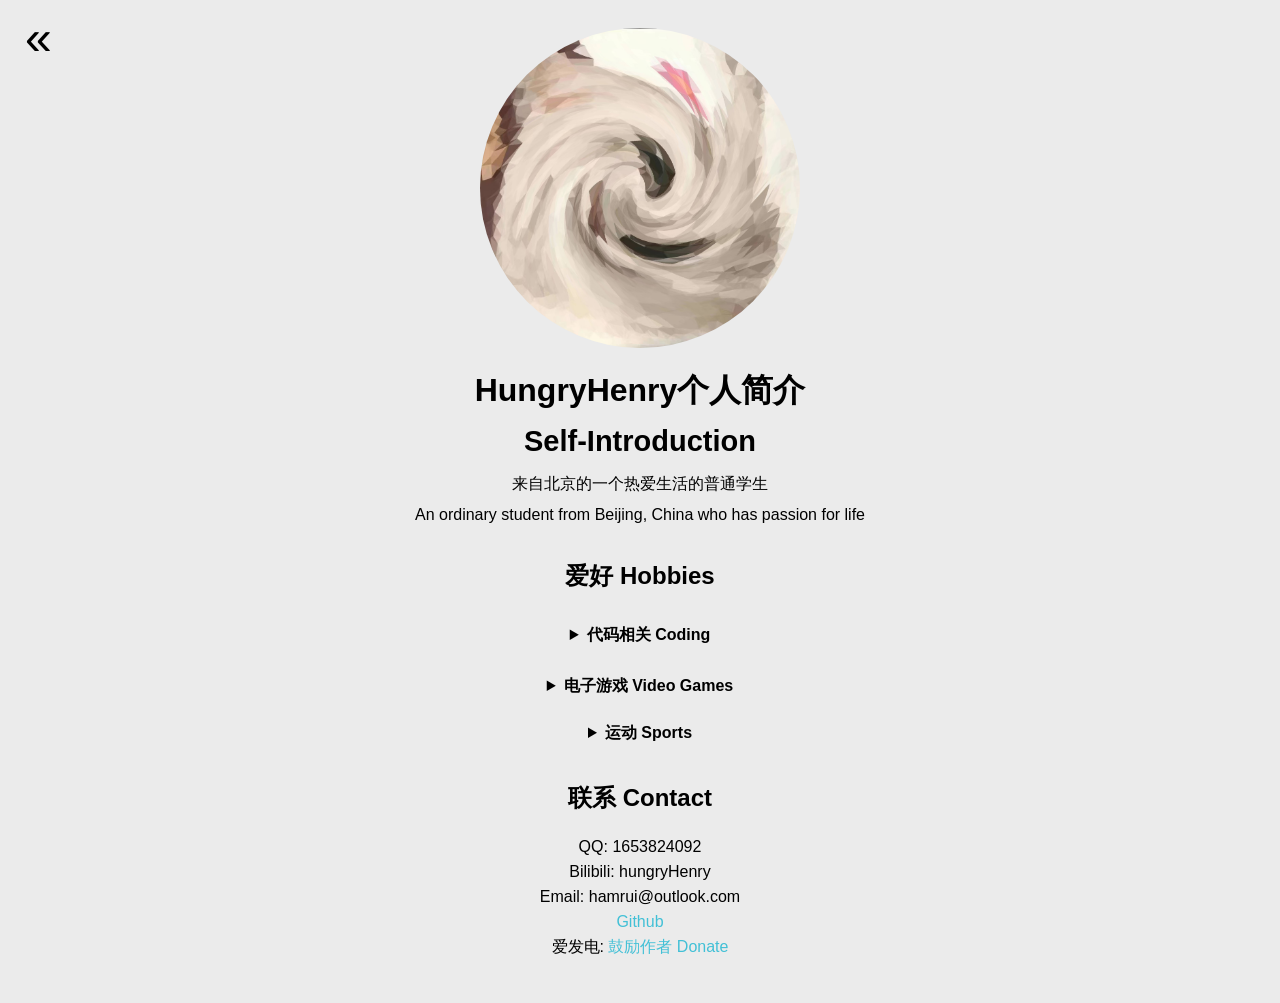
<file: me/index.html>
<!DOCTYPE html>
<html lang="en">
<head>
    <meta charset="UTF-8">
    <meta name="viewport" content="width=device-width, initial-scale=1.0">
    <title>HungryHenry个人简介</title>
    <link rel="stylesheet" href="styles.css">
</head>
<body>
    <a href="../" class="back">&#x00AB</a>
    <div class="flex">
        <img src="../img/cat.jpg" alt="头像" id="avatar">
        <h1>HungryHenry个人简介</h1>
        <h1 style="margin-top:-10px;font-size:29px">Self-Introduction</h1>
        <p style="margin-top:-3px">来自北京的一个热爱生活的普通学生</p>
        <p style="margin-top:-5px">An ordinary student from Beijing, China who has passion for life</p>
        <h2>爱好 Hobbies</h2>
        <details style="line-height: 30px;">
                <summary>代码相关 Coding</summary>
                <oooo>PHP:  &nbsp;&nbsp;&nbsp;&nbsp; <progress max="100" value="40"></progress>&nbsp;40%<br></oooo>
                <oooo>Python: &nbsp;<progress max="100" value="45"></progress>&nbsp;45%<br><oooo>
                <oooo>Qt: &nbsp;&nbsp;&nbsp;&nbsp;&nbsp;&nbsp;&nbsp;<progress max="100" value="20"></progress>&nbsp;20%<br><oooo>
                <del>擅长写屎山(bushi)</del>
        </details>
        <details>
            <summary>电子游戏 Video Games</summary>
                <details class="content">
                    <summary><oooo>Minecraft: &nbsp;&nbsp;<progress max="100" value="80"></progress>&nbsp;80%<oooo></summary>
                    <div class="detail">
                        <span>建筑 Building: 14/20</span><br>
                        <span>PVP: 17/20</span><br>
                        <span>红石 Redstone: 15/20</span><br>
                        <span>游戏机制 Game Mechanics: 16/20</span><br>
                        <span>熟练度 Proficiency: 18/20</span>
                    </div>
                </details>
                <details class="content">
                    <summary><oooo>GTAV(OL): &nbsp;<progress max="100" value="70"></progress>&nbsp;72%<oooo></summary>
                    <div class="detail">
                        <span>射击 Shooting: 16/20</span><br>
                        <span>驾驶 Driving: 17/20</span><br>
                        <span>武装载具 Driving: 14/20</span><br>
                        <span>游戏机制 Game Mechanics: 15/20</span><br>
                        <span>熟练度 Proficiency: 16/20</span><br>
                    </div>
                </details>
                <details class="content" id="pubgm">
                    <summary><oooo>PUBGM: &nbsp;&nbsp;&nbsp;&nbsp;&nbsp;<progress max="100" value="65"></progress>&nbsp;65%(still alive)<oooo></summary>
                    <div class="detail">
                        <span>半弃坑状态，差不多1个月打一两把团竞。<br>曾经上过王牌，（虽说对于大家都非常容易吧）</span><br>
                        <span>Not playing seriously in recent years, <br>one or two TD each month. <br>Used to reach Master (Though it is easy for everyone).</span>
                    </div>
                </details>
        </details>
        <details id="sport">
            <summary>运动 Sports</summary>
            <div class="detail">
                <l style="font-style: italic;">*仅以时长评判</l><br>
                足球 Football:  &nbsp;&nbsp;&nbsp;&nbsp;&nbsp;&nbsp;<progress max="100" value="70"></progress>&nbsp;70%<br>
                篮球 Basketball: &nbsp;&nbsp;&nbsp;<progress max="100" value="23"></progress>&nbsp;23%<br>
                乒乓球 Ping Pong: <progress max="100" value="7"></progress>&nbsp;7%</div>
            </div>
        </details>

        <h2>联系 Contact</h2>
        <ul>
            <li>QQ: 1653824092</li>
            <li>Bilibili: hungryHenry</li>
            <li>Email: hamrui@outlook.com</li>
            <li><a href="https://github.com/hungry-henry" style="color: #42c0d6;">Github</a></li>
            <li>爱发电: <a href="https://afdian.net/a/hungryhenry" style="color: #42c0d6;">鼓励作者 Donate</a></li>
        </ul>

    </div>
</body>
</html>
</file>
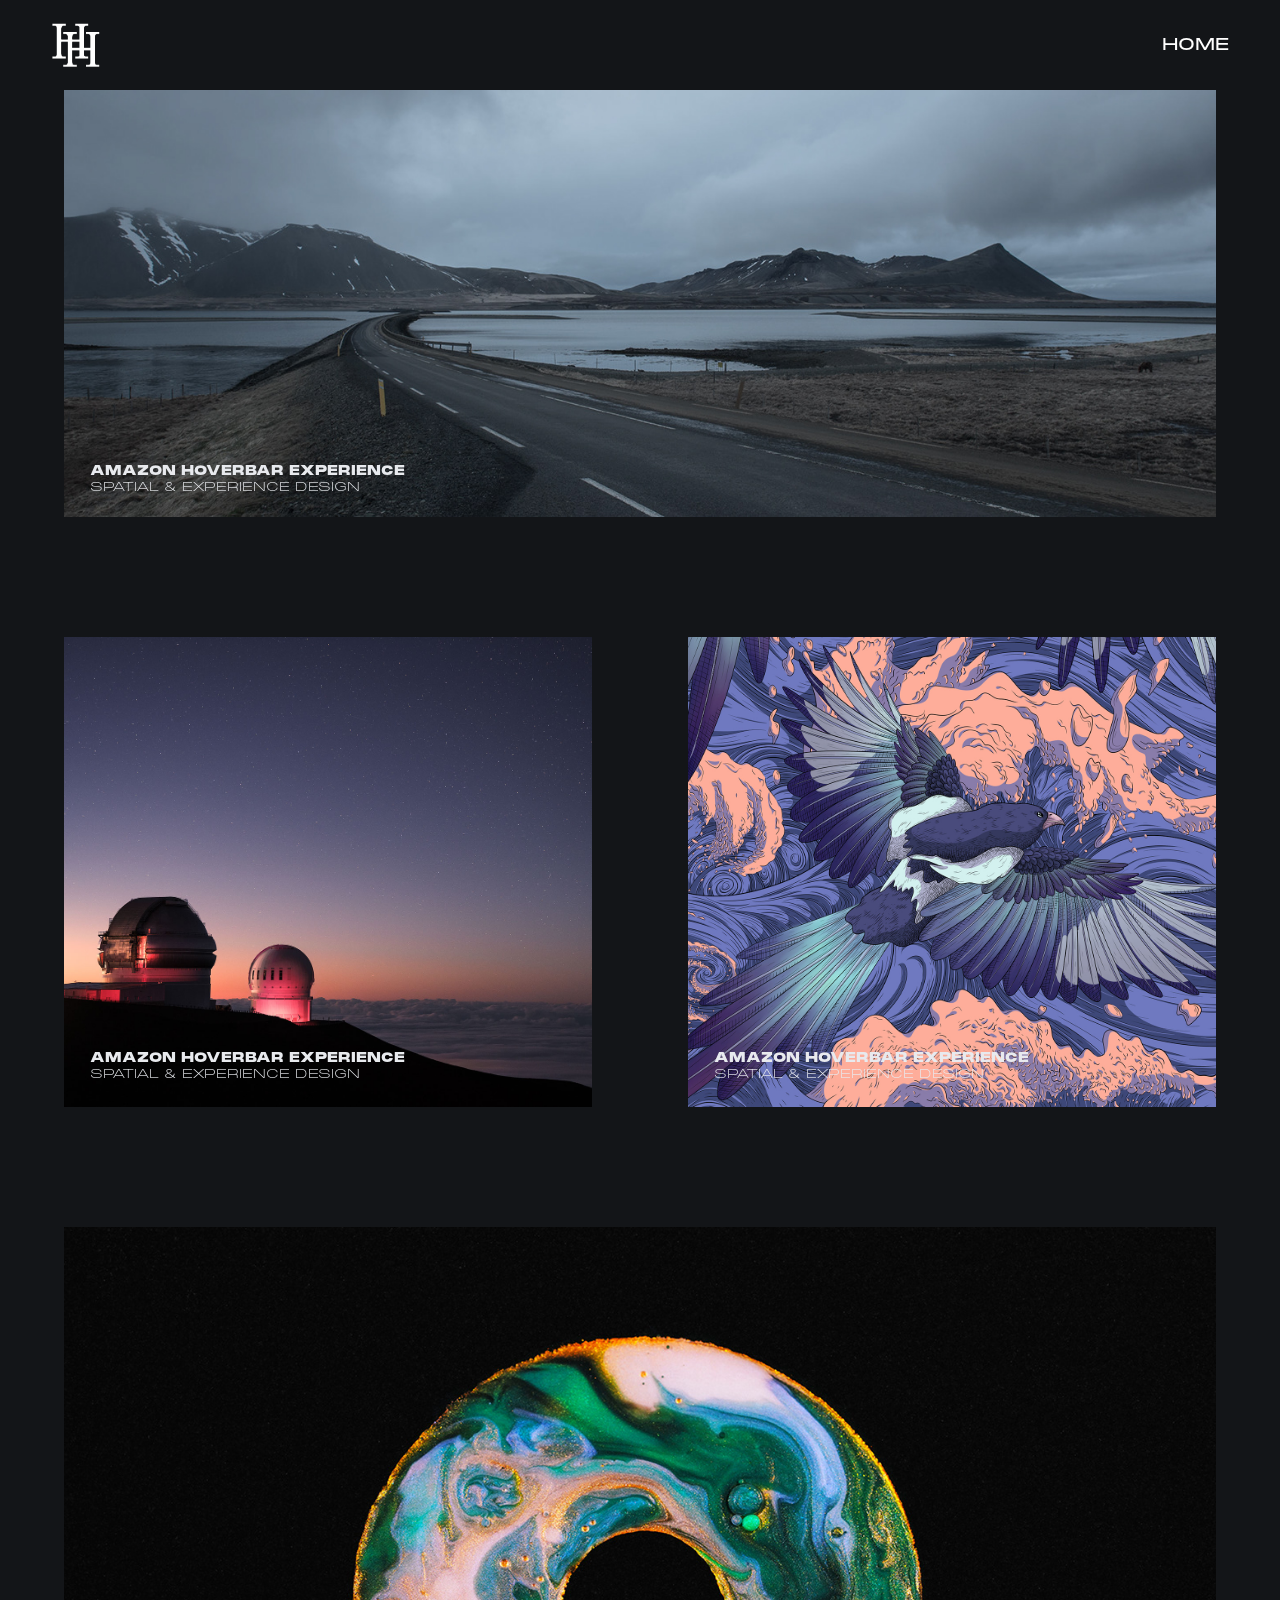
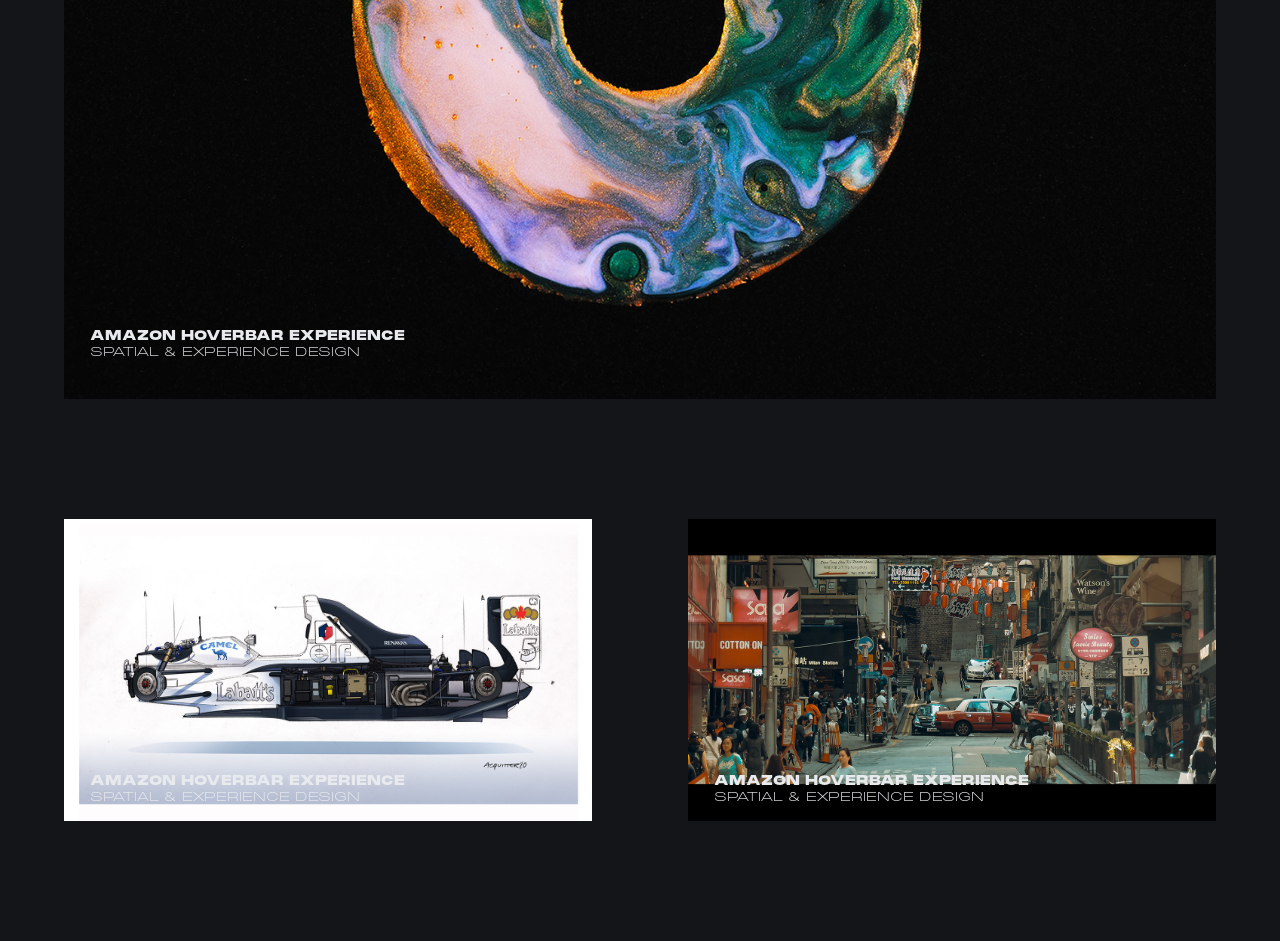
<file: photo-wall/index.html>
<!DOCTYPE html>
<html lang="en">

<head>
    <meta charset="UTF-8">
    <meta name="viewport" content="width=device-width, initial-scale=1.0">
    <title>照片墙</title>
    <link rel="stylesheet" href="style.css">
</head>

<body>
    <div class="content">
        <div class="header">
            <img class="logo" src="../favicon.png" alt="" style="width:50px;filter: invert(100%);">
            <span class="home"><a href="../">HOME</a></span>
        </div>
        <div class="photo-wall">
        </div>
        <div class="photo-detail">
        </div>
    </div>
    <script src="./photo.js"></script>
    <script>
        // 加载先设置主页的dom
        const photoWall = document.querySelector('.photo-wall')
        photosInfo.forEach(item => {
            creatHomePhotoDom(item.cephalogram_url, item.size, item.name, item.introduction)
        })

        const content = document.querySelector('.content')
        const photoDetail = document.querySelector('.photo-detail')
        const photoItem = document.querySelectorAll('.photo-item')
        const home = document.querySelector('.home')
        const logo = document.querySelector('.logo')
        let isHome = false
        let scrollTop
        // 设置主页的dom字符串
        function creatHomePhotoDom(url, size, name, introduction) {
            const photoItem = `
            <div class="photo-item ${size} width-cell">
                <div class="thumb-hover">
                </div>
                <img src="${url}">
                <div class="tips">
                    <span class="name">
                        ${name}
                    </span>
                    <span class="introduction">
                        ${introduction}
                    </span>
                </div>
            </div>
            `
            photoWall.innerHTML += photoItem;
        }

        // 进入照片详情设置除相关topPhoto外的dom字符串
        function creatDetailPhotoDom(url, children_introduction) {
            return `
            <div class="photo-detail-item">
                <img ${children_introduction ? `class="width-15 width-11 d-width-cell"` : ``} src="${url}">
                ${children_introduction ?
                    `<div class="introduction width-11 d-width-cell">
                        <p>${children_introduction}</p>
                    </div>` : ``}
            </div>`
        }

        // 进入照片详情设置相关dom 
        function intoPhotoItem(item) {
            let photoDetailStr = ''
            const topPhotoDetail = `
            <div class="top-photo">
                <img src="${item.cephalogram_url}">
            </div>
            `
            item.children.forEach(detail_item => {
                photoDetailStr += creatDetailPhotoDom(detail_item.children_url, detail_item.children_introduction)
            })
            photoDetail.innerHTML = topPhotoDetail + photoDetailStr
        }

        // 创建loading-dom
        function addLoading() {
            const loadingDom = document.createElement('div');
            const loadingImg = document.createElement('img');
            loadingDom.className = 'loading';
            loadingImg.src = '../favicon.ico';
            loadingDom.appendChild(loadingImg);
            content.appendChild(loadingDom);
            return loadingDom
        }
        function intoDetail(index) {
                //记录滚动条位置
                scrollTop = document.documentElement.scrollTop || document.body.scrollTop;
                // 设置详细照片的内容
                intoPhotoItem(photosInfo[index])
                const loading = addLoading()
                loading.style.display = 'block'
                loading.style.animation = 'loading-init 1s cubic-bezier(1, 0.06, .2, .97) forwards'
                photoWall.style.animation = 'item-out 1s cubic-bezier(1,.06,.2,.6)'
                //滚动条回到最顶端
                setTimeout(function () {
                    window.scrollTo({
                        top: 0,
                    }
                    );
                    loading.style.animation = 'loading-out 1s cubic-bezier(1,0.06,.2,.97)'
                    photoWall.style.display = 'none'
                    photoDetail.style.display = 'flex'
                    photoDetail.style.animation = 'item-init 1s cubic-bezier(1,0.06,.2,.97) forwards'
                    loading.addEventListener('animationend', function () {
                        content.removeChild(loading);
                    }, false)
                }, 1500)
                isHome = true
        }
        function goHome() {
            if (isHome) {
                const loading = addLoading()
                loading.style.display = 'block'
                loading.style.animation = 'loading-init 1s cubic-bezier(1, 0.06, .2, .97) forwards'
                photoDetail.style.animation = 'item-out 1s cubic-bezier(1, 0.06, .2, .97)'
                setTimeout(function () {
                    photoWall.style.display = 'flex'
                    loading.style.animation = 'loading-out 1s cubic-bezier(1,0.06,.2,.97)'
                    photoDetail.style.display = 'none'
                    photoWall.style.animation = 'item-init 1s cubic-bezier(1,0.06,.2,.97) forwards'
                    //滚动条回到原来的位置
                    document.documentElement.scrollTop = document.body.scrollTop = scrollTop;
                    loading.addEventListener('animationend', function () {
                        content.removeChild(loading);
                    }, false)
                }, 1500)
                isHome = false
            }
        }

        photoItem.forEach((item, index) => {
            item.addEventListener('click', function () {
                intoDetail(index)
            })
        })

        home.addEventListener('click', function () {
            goHome()
        })
        logo.addEventListener('click', function () {
            goHome()
        })


    </script>
</body>

</html>
</file>
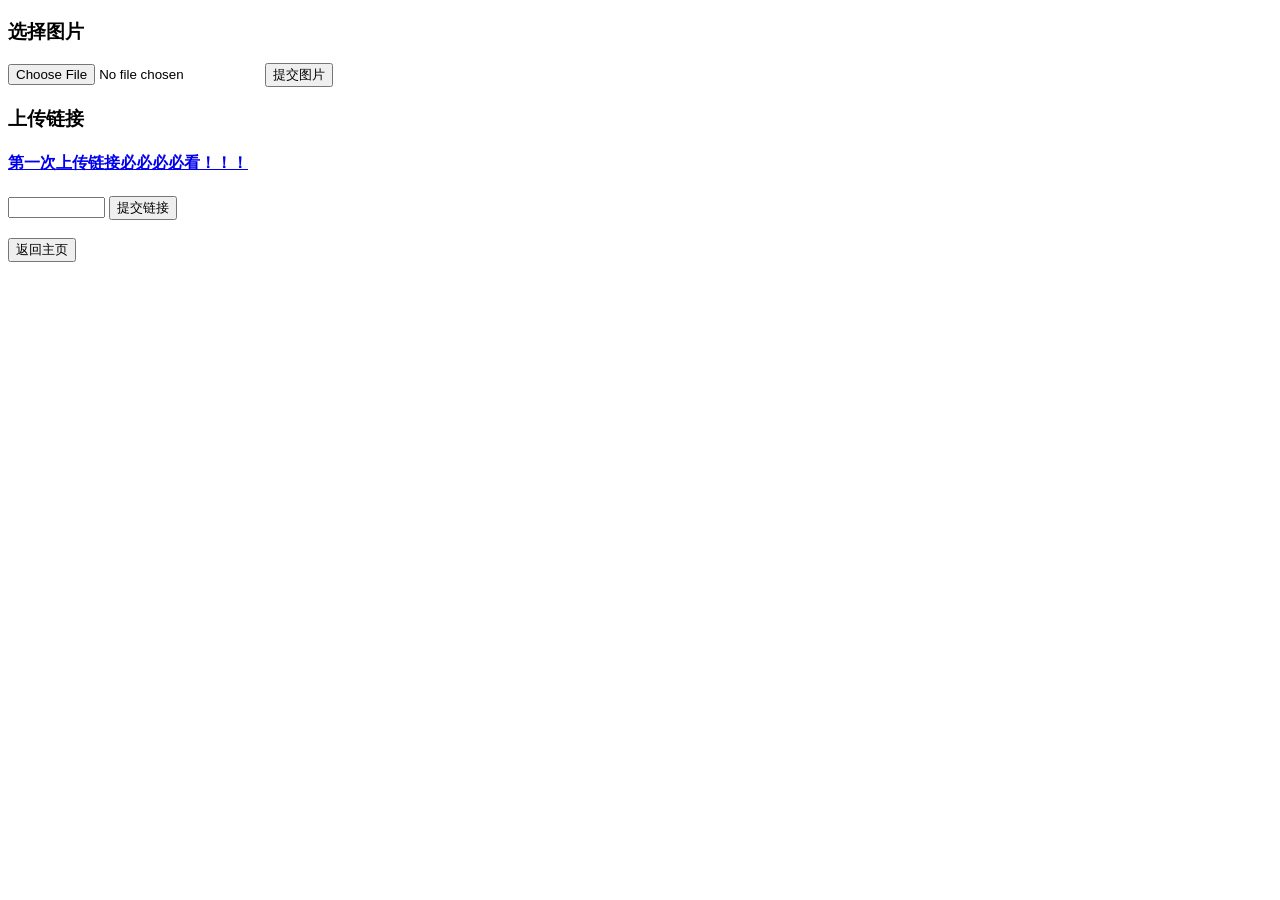
<file: upload/index.html>
<!DOCTYPE html>
<html>

<head>
    <title>上传</title>
    <meta charset="utf-8">
    <meta name="viewport" content="width=device-width, initial-scale=1">
    <link rel="icon" type="image/x-icon" href="../ico.png">

</head>

<body>
    <!-- img upload-->
    <form action="uploadimg.php" method="post" enctype="multipart/form-data">
        <h3>选择图片</h3>
        <input type="file" name="imgToUpload" id="imgToUpload">
        <input type="submit" value="提交图片" name="submit">
    </form>

    <!-- link upload-->
    <form method="post" action="uplink.php">
        <h3>上传链接</h3>
        <h4 style="color:rgb(85, 85, 219)"><a href="howtouplinks.html">第一次上传链接必必必必看！！！</a></h4>
        <input type="text" name="uplink" size="10">
        <input type="submit" value="提交链接" name="sblink">
    </form>
    <br>
    <button onclick="window.location.href='index.htm'">返回主页</button>
</body>

</html>
</file>
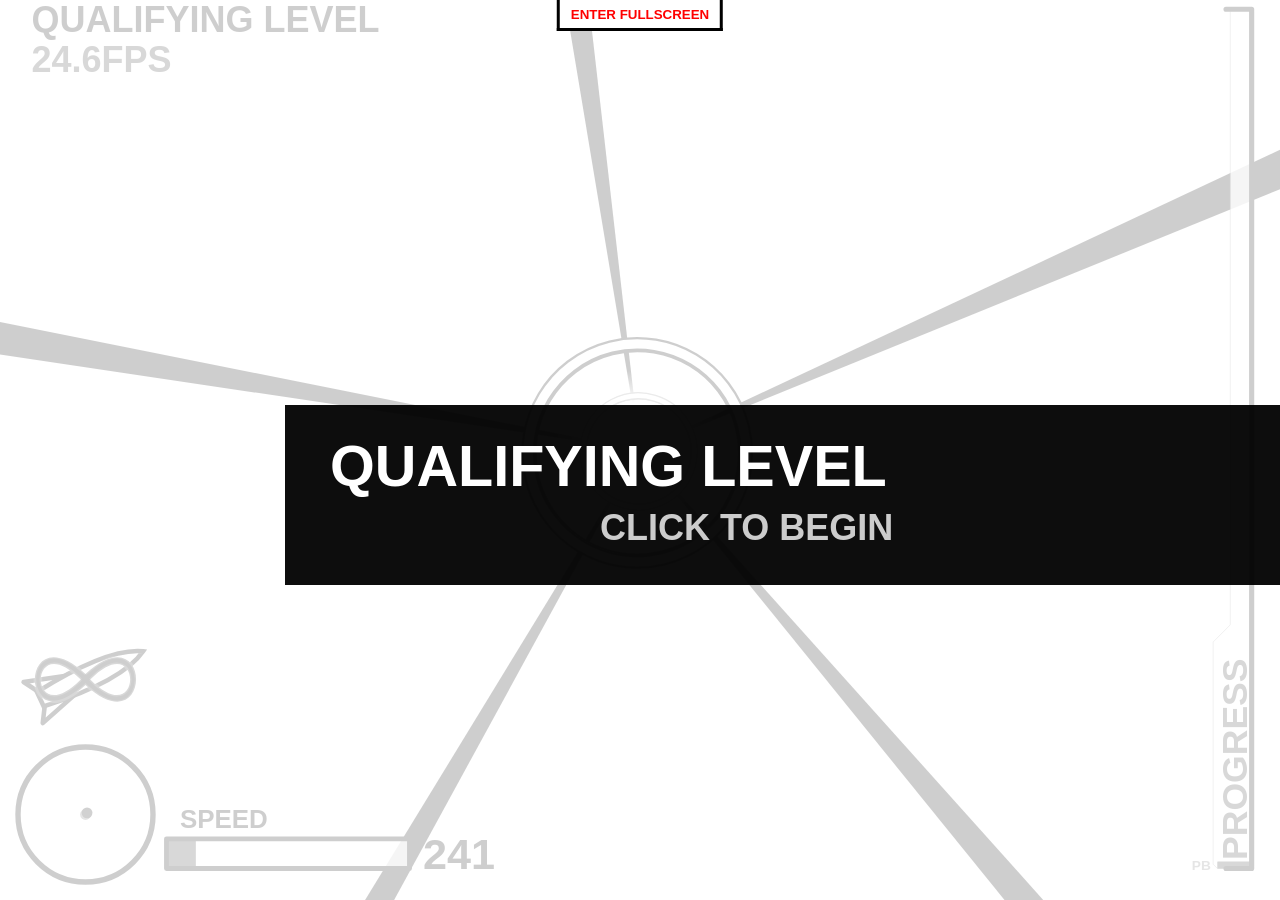
<file: games/missileGame.htm>
<!DOCTYPE html>
<html>
<head>
  <meta charset="utf-8">
  <title>Missile Game</title>
  <meta name="author" content="Ben Mather &lt;bwhmather@bwhmather.com&gt;" />
  <meta name="description" content="A 3D game using SVG and javascript" />

  <meta name="viewport" content="width=device-width, height=device-height, user-scalable=no, minimum-scale=1.0, maximum-scale=1.0" />
   
  <!--== CSS ==============================================================-->
  <style type="text/css">
    /* <![CDATA[ */
    body {
        margin: 0;
    }

    .barrier path {
      stroke-width: 2;
      stroke-linejoin: round;
    }

    .hud-background {
      stroke: none;
      fill: white;
      fill-opacity: 0.8;      
    }

    .hud-foreground {
      stroke: black;
      stroke-linejoin: round;
      stroke-linecap: round;
      fill: none;
    }

    text {
      font-family: sans-serif;
      font-weight: bold;
    }

    * {cursor:crosshair}

    #fullscreen {
      border: 3px solid black;
      border-top: none;
      background: white;
      padding: 5px;

      position: fixed;
      left: 50%;
      transform: translateX(-50%);

      top: 0px;
      transition-property: top;
      transition-duration: 1s;
    }

    :fullscreen > #fullscreen {
      top: -120%;
    }

    #fullscreen button {
      border: none;
      background: none;

      color: red;
      font-weight: bold;
      white-space: nowrap;
    }

    #app-store {
      position: fixed;
      left: 50%;
      transform: translateX(-50%);

      bottom: 20%;
      transition: opacity 1s ease-out;
    }

    #app-store a svg {
      width: 30vh;
      height: 10vh;
    }

    #app-store.hidden {
      opacity: 0;
    }

    /* ]]> */
  </style>
  <style title="style-hide-mouse" type="text/css">
    /* <![CDATA[ */
    * {cursor:none}
    /* ]]> */
  </style>
</head>
<body>
  <svg
     version="1.1"
     baseProfile="full"
     xmlns="http://www.w3.org/2000/svg"
     xmlns:svg="http://www.w3.org/2000/svg"
     xmlns:xlink="http://www.w3.org/1999/xlink"
     style="position: fixed; width: 100%; height: 100%; margin: 0; background: white">
   
 
  <!--== TUNNEL ===============================================================-->
    <svg id="tunnel"
       width="100%" height="100%"
       preserveAspectRatio="xMidYMid meet"
       viewBox="-100 -100 200 200"
       visibility="hidden" >
    </svg>
  
  <!--== EXPLOSION!!!! ========================================================-->
    <svg
       width="100%" height="100%"
       preserveAspectRatio="xMidYMid meet"
       viewBox="-100 -100 200 200"
       visibility="visible" >
      <path id="explosion"
         visibility="hidden"
         transform="scale(3,3)"
         fill="#f5bd3c"
         stroke="#ff2626"       
         stroke-width="0.5"
         d="m -0.63488,-4.3752
            c  0.24879,1.233, 1.1883,2.6366, 1.768,0.69037
               0.74264,0.71431, 1.2069,0.6277, 1.6362,-0.5115
              -0.034821,1.0871, 0.096633,1.6827, 0.74401,1.7541
              -0.091757,1.4249, 0.70746,2.0783, 1.2188,1.8749
              -0.894,0.93533, -0.4517,1.2793, -0.1438,1.9055
              -0.6904,0.3722, -0.6323,1.1294, -0.2202,2.0686 
              -0.8022,-0.0916, -1.2136,0.497, -0.9903,2.1906
              -0.5751,-0.6694, -1.2232,-0.5666, -1.4943,1.3293
              -0.162,-1.1736, -0.4604,-2.6908, -1.3395,-1.1883
              -0.49014,-2.0469, -0.93497,-0.738, -1.3874,0.0043
               0.10639,-0.88002, 0.073166,-1.5303, -0.60252,-1.123
               0.44939,-0.82156, 1.0157,-1.7132, -0.041883,-3.03
               0.45163,-1.7508, 0.018089,-2.1904, -0.50161,-2.5024
               0.67964,-1.0053, 0.49818,-2.0107, 0.28858,-3.016
               0.52476,1.1059, 0.93462,1.3608, 1.0661,-0.4466
            z
            m -0.15082,-1.5778
            c  0.074098,2.0969, -0.58436,1.8254, -1.3271,1.2814
               0.54867,2.1298, 0.033405,2.9625, -0.45613,3.8265
               1.306,0.68211, 0.96098,2.0011, 0.39794,3.4043
               1.3865,-0.46902, 1.0123,0.84256, 0.083778,2.7148
               0.6771,-0.1353, 1.0998,-0.2861, 1.0191,1.6048
               0.47854,-1.0645, 1.3389,-2.4648, 1.4732,1.0237
               0.69655,-2.8185, 1.0794,-1.349, 1.487,0.2973
               0.3541,-1.4463, 0.8078,-2.8978, 1.864,-1.3746
              -0.1962,-1.8445, -0.125,-3.2698, 1.3195,-2.5424
              -1.163,-2.1605, -0.2327,-2.5422, 0.3352,-3.2319
              -1.4432,-0.2307, -0.4485,-0.83498, -0.0527,-1.9151
              -1.2304,-0.5137, -1.6742,-1.4126, -1.2459,-2.7388
              -0.9898,1.2593, -0.9672,-0.606, -1.131,-1.896
              -0.51549,1.084, -0.9993,2.4142, -1.8584,0.82793
              -0.92276,2.4614, -1.531,0.17894, -1.9087,-1.2819
            z"><animate
           attributeName="d"
           dur="0.4s"
           fill="freeze"
           values="m -0.63488,-4.3752
                   c  0.24879,1.233, 1.1883,2.6366, 1.768,0.69037
                      0.74264,0.71431, 1.2069,0.6277, 1.6362,-0.5115
                     -0.034821,1.0871, 0.096633,1.6827, 0.74401,1.7541
                     -0.091757,1.4249, 0.70746,2.0783, 1.2188,1.8749
                     -0.894,0.93533, -0.4517,1.2793, -0.1438,1.9055
                     -0.6904,0.3722, -0.6323,1.1294, -0.2202,2.0686
                     -0.8022,-0.0916, -1.2136,0.497, -0.9903,2.1906
                     -0.5751,-0.6694, -1.2232,-0.5666, -1.4943,1.3293
                     -0.162,-1.1736, -0.4604,-2.6908, -1.3395,-1.1883
                     -0.49014,-2.0469, -0.93497,-0.738, -1.3874,0.0043
                      0.10639,-0.88002, 0.073166,-1.5303, -0.60252,-1.123
                      0.44939,-0.82156, 1.0157,-1.7132, -0.041883,-3.03
                      0.45163,-1.7508, 0.018089,-2.1904, -0.50161,-2.5024
                      0.67964,-1.0053, 0.49818,-2.0107, 0.28858,-3.016
                      0.52476,1.1059, 0.93462,1.3608, 1.0661,-0.4466
                   z
                   m -0.15082,-1.5778
                   c  0.074098,2.0969, -0.58436,1.8254, -1.3271,1.2814
                      0.54867,2.1298, 0.033405,2.9625, -0.45613,3.8265
                      1.306,0.68211, 0.96098,2.0011, 0.39794,3.4043
                      1.3865,-0.46902, 1.0123,0.84256, 0.083778,2.7148
                      0.6771,-0.1353, 1.0998,-0.2861, 1.0191,1.6048
                      0.47854,-1.0645, 1.3389,-2.4648, 1.4732,1.0237
                      0.69655,-2.8185, 1.0794,-1.349, 1.487,0.2973
                      0.3541,-1.4463, 0.8078,-2.8978, 1.864,-1.3746
                     -0.1962,-1.8445, -0.125,-3.2698, 1.3195,-2.5424
                     -1.163,-2.1605, -0.2327,-2.5422, 0.3352,-3.2319
                     -1.4432,-0.2307, -0.4485,-0.83498, -0.0527,-1.9151
                     -1.2304,-0.5137, -1.6742,-1.4126, -1.2459,-2.7388
                     -0.9898,1.2593, -0.9672,-0.606, -1.131,-1.896
                     -0.51549,1.084, -0.9993,2.4142, -1.8584,0.82793
                     -0.92276,2.4614, -1.531,0.17894, -1.9087,-1.2819
                   z;
  
                   m -28.703,-29.65
                   c  3.1162,7.1472, 14.884,15.283, 22.145,4.0018
                      9.3018,4.1406, 15.117,3.6386, 20.494,-2.965
                     -0.43617,6.3017, 1.2104,9.7538, 9.3191,10.168
                     -1.1493,8.2598, 8.8612,12.047, 15.265,10.868
                     -11.198,5.4215, -5.657,7.4156, -1.8,11.045,-8.648
                      2.1575,-7.92, 6.5469,-2.759, 11.991,-10.048
                     -0.531,-15.201, 2.881,-12.404, 12.698,-7.203
                     -3.88,-15.32, -3.284,-18.716, 7.706,-2.0291
                     -6.803,-5.7675, -15.598,-16.779, -6.888,-6.1392
                     -11.865,-11.711, -4.2781,-17.378, 0.0251,1.3326
                     -5.1012,0.91647, -8.8704,-7.5468, -6.5096,5.6288
                     -4.7623,12.722, -9.931,-0.52467, -17.564,5.6568
                     -10.149,0.22658, -12.697,-6.2829, -14.505,8.5128
                     -5.8277,6.2399, -11.655,3.6145, -17.483,6.5728
                      6.4104,11.707, 7.888,13.353, -2.5888
                   z
                   m -1.8891,-9.146
                   c  0.9281,12.155, -7.3194,10.581, -16.623,7.4278
                      6.8723,12.346, 0.4184,17.172, -5.7132,22.181
                      16.358,3.954, 12.037,11.6, 4.9844,19.733
                      17.367,-2.7187, 12.68,4.884, 1.0493,15.737
                      8.4809,-0.78413, 13.776,-1.6578, 12.764,9.3027
                      5.9945,-6.1707, 16.771,-14.287, 18.454,5.9344
                      8.7251,-16.338, 13.519,-7.8198, 18.626,1.7233
                      4.4356,-8.384, 10.119,-16.798, 23.349,-7.968
                     -2.458,-10.692, -1.566,-18.955, 16.527,-14.738
                     -14.567,-12.524, -2.916,-14.736, 4.197,-18.734
                     -18.076,-1.3376, -5.617,-4.8404, -0.66,-11.102
                     -15.41,-2.9776, -20.969,-8.1886, -15.605,-15.876
                     -12.398,7.2993, -12.115,-3.5128, -14.166,-10.991
                     -6.4567,6.2837, -12.517,13.994, -23.277,4.7992
                     -11.558,14.268,-19.177,1.0372,-23.907,-7.4309
                   z" />
      </path>
    </svg>
  
  <!--== HUD ==================================================================-->
    <g id="hud"
       visibility="hidden" >
      <svg preserveAspectRatio="xMinYMid meet" viewBox="0 0 0.1 1">
        <g transform="translate(0.02, 0.98), scale(0.15,-0.15)">
        <!-- Radar Scope -->
          <g>
            <circle
               class="hud-background"
               cx="0.5"
               cy="0.5"
               r="0.5" />
            <circle id="hud-radar-scope-missile-target"
               clip-path="url(#hud-radar-scope-clip-path)"
               fill="#777777"
               stroke="none"
               r="0.04"
                cx="0.5" cy="0.5" />
            <circle
               id="hud-radar-scope-missile"
               clip-path="url(#hud-radar-scope-clip-path)"
               fill="#111111"
               stroke="none"
               r="0.04" />
            <circle
               class="hud-foreground"
               stroke-width="0.04"
               cx="0.5"
               cy="0.5"
               r="0.5" />
            <clipPath
               id="hud-radar-scope-clip-path" >
              <circle
                 cx="0.5"
                 cy="0.5"
                 r="0.5" />
            </clipPath>
          </g>
        <!-- Speedometer-->
          <g>
            <g
               transform="translate(1.1,0.1), scale(1.8,1.8)">
              <rect
                 class="hud-background"
                 width="1.0"
                 height="0.122" />
  
              <rect id="hud-speedometer-bar"
                 clip-path="url(#hud-speedometer-bar-clip-path)"
                 fill="#333333"
                 stroke="none"
                 x="-0.5"
                 width="1.0"
                 height="0.122" />
  
              <rect
                 class="hud-foreground"
                 stroke-width="0.02"
                 width="1.0"
                 height="0.122" />
  
              <clipPath id="hud-speedometer-bar-clip-path">
                <rect
                   width="0.5"
                   height="0.122" />
              </clipPath>
            </g>
  
            <text id="hud-speedometer-label-text"
               transform="translate(1.2, 0.4), scale(0.012,-0.012)">SPEED</text>
  
            <text id="hud-speedometer-speed-text"
               transform="translate(3, 0.1), scale(0.02,-0.02)" />
  
            <clipPath
               id="speedometer-clip-path" >
              <rect
                 x="1.1"
                 y="0.1"
                 width="1.8"
                 height="0.22" />
            </clipPath>
          </g>
  
        <!-- Lives Indicator ~~~~~~~~~~~~~~~~~~~~~~~~~~~~~~~~~~~~~~~~~~~~~~~~~-->
          <g>
            <defs>
              <g id="hud-lives-indicator-missile"
                 transform="rotate(-65), translate(0,-0.5), scale(0.6,0.6)">
                <path
                   style="fill:white; stroke: black; stroke-linejoin:round;"
                   stroke-width="0.04"
                   d="m -0.07, 0.01
                      L -0.2, -0.07
                      L  0.0,  0.6
                      L  0.2, -0.07
                      L  0.07, 0.01" />
                <path
                   fill="white"
                   stroke="black"
                   stroke-width="0.04"
                   d="m -0.07, 0.0
                      C -0.12, 0.4 -0.12,0.8  0.0,  1.0
                      C  0.12, 0.8  0.12,0.4  0.07, 0.0
                      z" />
              </g>
            </defs>
            <use id="hud-lives-indicator-missile-1"
               transform="translate(0.6,1.4)"
               visibility="hidden"
               xlink:href="#hud-lives-indicator-missile" />
            <use id="hud-lives-indicator-missile-2"
               transform="translate(0.6,1.7)"
               visibility="hidden"
               xlink:href="#hud-lives-indicator-missile" />
            <use id="hud-lives-indicator-missile-3"
               transform="translate(0.6,2.0)"
               visibility="hidden"
               xlink:href="#hud-lives-indicator-missile" />
            <use id="hud-lives-indicator-missile-4"
               transform="translate(0.6,2.3)"
               visibility="hidden"
               xlink:href="#hud-lives-indicator-missile" />
            <use id="hud-lives-indicator-missile-5"
               transform="translate(0.6,2.6)"
               visibility="hidden"
               xlink:href="#hud-lives-indicator-missile" />
  
            <g id="hud-lives-indicator-infinite"
                 visibility="hidden"
                 transform="translate(0.5,1.5)">
              <use
                 transform="translate(0.3,0.15), scale(1.4,1.4)"
                 xlink:href="#hud-lives-indicator-missile" />
              <path
                 stroke="white"
                 stroke-width="0.02"
                 stroke-opacity="0.2"
                 d="m  0.0, 0.04
                    C  0.5, 0.5  0.5,-0.5  0.0,-0.04
                    C -0.5,-0.5 -0.5, 0.5  0.0, 0.04
                    M  0.035, 0.0
                    C  0.43,-0.4  0.43, 0.4  0.035, 0.0
                    M  -0.035, 0.0
                    C  -0.43, 0.4 -0.43,-0.4 -0.035, 0.0" />
            </g>
  
            <g id="hud-lives-indicator-none"
                 visibility="visible"
                 transform="translate(0.5,1.5)">
              <use
                 transform="translate(0.3,0.15), scale(1.4,1.4)"
                 xlink:href="#hud-lives-indicator-missile" />
              <path
                 transform="scale(0.8,0.8)"
                 stroke="white"
                 stroke-width="0.02"
                 stroke-opacity="0.2"
                 d="M  0.0, 0.4
                    A  0.4, 0.4  0 0,0  0.4, 0.0
                    A  0.4, 0.4  0 0,0  0.0,-0.4
                    A  0.4, 0.4  0 0,0 -0.4, 0.0
                    A  0.4, 0.4  0 0,0  0.0, 0.4
                    z
                    M  0.26,-0.20
                    A  0.328,0.328, 0 0,1 -0.20,0.26
                    z
                    M  -0.26,0.20
                    A  0.328,0.328, 0 0,1 0.20,-0.26
                    z" />
            </g>
  
  
          </g>
        </g>
  
      <!-- Level Indicator ~~~~~~~~~~~~~~~~~~~~~~~~~~~~~~~~~~~~~~~~~~~~~~~~~~~-->
        <text id="hud-level-indicator"
           transform="translate(0.035, 0.035), scale(0.0025,0.0025)" />

      <!-- Frame Rate Indicator ~~~~~~~~~~~~~~~~~~~~~~~~~~~~~~~~~~~~~~~~~~~~~~~~~~~-->
        <text id="hud-frame-rate-indicator"
           transform="translate(0.035, 0.08), scale(0.0025,0.0025)"
           fill="#333333" />
  
      </svg>


      <svg preserveAspectRatio="xMaxYMid meet" viewBox="0 0 0.06 1">
      <!-- Progress Indicator ~~~~~~~~~~~~~~~~~~~~~~~~~~~~~~~~~~~~~~~~~~~~~~~~-->
        <g
           transform="translate(0,0.965), scale(0.95,-0.95)">
  
          <path
             stroke="#333333"
             stroke-width="0.0005"
             fill="white"
             opacity="0.8"
             d="M  0.03   0.0
                l -0.04   0.0
                  -0.005  0.005
                   0.0    0.26
                   0.02   0.02
                   0.0    0.72
                   0.025  0
                z" />
  
          <text opacity="0.8" transform="translate(0.024,0.01), rotate(90), scale(0.0026,-0.0026)">PROGRESS</text>
  
          <g id="hud-progress-indicator-best-progress"
             transform="translate(0,0.2)">
            <rect
               x="-0.01"
               width="0.04"
               height="0.008"
               fill="#777777" />
            <text
               fill="#777777"
               transform="translate(-0.04,-0.002), scale(0.001,-0.001)">PB</text>
          </g>
  
          <g id="hud-progress-indicator-progress"
             transform="translate(0,0.2)">
            <rect
               x="-0.01"
               width="0.04"
               height="0.008"
               fill="#333333" />
          </g>
  
          <path
             class="hud-foreground"
             stroke-width="0.006"
             d="m 0, 1.005
                L 0.03, 1.005
                  0.03, 0
                  0, 0" />
        </g>
      </svg>
    </g>
  
  <!--== FOG ==================================================================-->
    <rect id="fog"
      width="100%" height="100%"
      fill="white"
      opacity="1" />
  
  <!--== BANNER ===============================================================-->
    <svg id="banner"
       width="130%" height="100%"
       preserveAspectRatio="xMaxYMid meet"
       viewBox="0 0 0.01 1"
       overflow="visible"
       visibility="hidden" >
      <rect
         x="-0.1" y="0.45"
         width="6" height="0.2"
         fill="#000"
         opacity="0.95"
         stroke-linejoin="round"
         stroke-linecap="round"
         stroke-width="0.005" />
  
      <g transform="translate(-0.05,0.54) scale(0.004,0.004)">
        <text id="banner-title"
           fill="#fff" ></text>
      </g>
      <g transform="translate(0.25,0.6) scale(0.0025,0.0025)">
        <text id="banner-text"
           fill="#ccc" ></text>
      </g>
    </svg>
  
  
    <defs>
  
  <!--== BARRIER PATHS ========================================================-->
      <path
         id="barrier-path-1"
         d="M 100,0
            A 100,100 0 0,1 0,100
            A 100,100 0 0,1 -100,0
            A 100,100 0 0,1 0,-100
            A 100,100 0 0,1 100,0
            z
  
            M 0,90
            A 90,90 0 0,0 90,0
            L 30,0
            A 30,30 0 0,1 0,30
            z
  
            M 0,-90
            A 90,90 0 0,0 -90,0
            L -30,0
            A 30,30 0 0,1 0,-30
            z" />
  
      <path
         id="barrier-path-2"
         d="M 100,0
            A 100,100 0 0,1  0,   100
            A 100,100 0 0,1 -100, 0
            A 100,100 0 0,1  0,  -100
            A 100,100 0 0,1  100, 0
            z
  
            M 80,0
            A 30,30 0 0,0  50,-30
            A 30,30 0 0,0  20, 0
            A 30,30 0 0,0  50, 30
            A 30,30 0 0,0  80, 0
            z
  
  
            M 5,-43.3
            A 30,30 0 0,0 -25, -73.3
            A 30,30 0 0,0 -55, -43.3
            A 30,30 0 0,0 -25, -13.3
            A 30,30 0 0,0  5,  -43.3
            z
  
  
            M 5,43.3
            A 30,30 0 0,0 -25, 13.3
            A 30,30 0 0,0 -55, 43.3
            A 30,30 0 0,0 -25, 73.3
            A 30,30 0 0,0  5,  43.3
            z" />
  
      <path
         id="barrier-path-3"
         d="M 100,0
            A 100,100 0 0,1  0,   100
            A 100,100 0 0,1 -100, 0
            A 100,100 0 0,1  0,  -100
            A 100,100 0 0,1  100, 0
            z
  
            M 0,90
            A 90,90 0 0,0 90,0
            L 30,0
            A 30,30 0 0,0  0, -30
            A 30,30 0 0,0 -30, 0
            A 30,30 0 0,0  0,  30
            z" />
  
      <path
         id="barrier-path-4"
         d="M 100,0
            A 100,100 0 0,1  0,   100
            A 100,100 0 0,1 -100, 0
            A 100,100 0 0,1  0,  -100
            A 100,100 0 0,1  100, 0
            z
  
            M -30.78,84.57
            A 90,90 0 0,0 90,0
            L 30,0
            A 30,30 0 0,1 -10.26,28.19
            z" />
  
      <path
         id="barrier-path-5"
         d="M 100,0
            A 100,100 0 0,1  0,   100
            A 100,100 0 0,1 -100, 0
            A 100,100 0 0,1  0,  -100
            A 100,100 0 0,1  100, 0
            z
  
            M 45,77.94
            A 90,90 0 0,0 45,-77.94
            L 45,-45
            A 58,58 0 0,0 45,45
            z
  
            M -45,-77.94
            A 90,90 0 0,0 -45,77.94
            L -45,45
            A 58,58 0 0,0 -45,-45
            z" />
  
      <path
         id="barrier-path-6"
         d="M 100,0
            A 100,100 0 0,1  0,   100
            A 100,100 0 0,1 -100, 0
            A 100,100 0 0,1  0,  -100
            A 100,100 0 0,1  100, 0
            z
  
            M  80, 25
            L  80,-25
            L -80,-25
            L -80, 25
            z" />
  
      <path
         id="barrier-path-blank"
         d="M 100,0
            A 100,100 0 0,1  0,   100
            A 100,100 0 0,1 -100, 0
            A 100,100 0 0,1  0,  -100
            A 100,100 0 0,1  100, 0
            z
  
            M 90,0
            A 90,90 0 0,0  0, -90
            A 90,90 0 0,0 -90, 0
            A 90,90 0 0,0  0,  90
            A 90,90 0 0,0  90, 0
            z" />
  
      <path
         id="barrier-path-finish"
         d="M 100,0
            A 100,100 0 0,1  0,   100
            A 100,100 0 0,1 -100, 0
            A 100,100 0 0,1  0,  -100
            A 100,100 0 0,1  100, 0
            z
  
            M 90,0
            A 90,90 0 0,0  -63.63,  -63.63
            L -53.03,-53.03
            A 75,75 0 0,0  -75,0
            L -90,0
            A 90,90 0 0,0  63.63,63.63
            L 53.03,53.03
            A 75,75 0 0,0  75,0
            z" />
  
  
  <!-- Collision Detection -->
      <line
         id="collision-line"
         x1="-300"
         y1="100"
         x2="100"
         y2="100" />
    </defs>
  </svg>

  <div id="fullscreen">
    <button onclick="
      document.body.requestFullscreen();
      event.stopPropagation();
      event.preventDefault();
    ">ENTER FULLSCREEN</button>
  </div>

  <div id="app-store">
      <svg xmlns="http://www.w3.org/2000/svg" viewBox="0 0 120 40">
        <g>
          <g>
            <g>
              <path d="M110.13477,0H9.53468c-.3667,0-.729,0-1.09473.002-.30615.002-.60986.00781-.91895.0127A13.21476,13.21476,0,0,0,5.5171.19141a6.66509,6.66509,0,0,0-1.90088.627A6.43779,6.43779,0,0,0,1.99757,1.99707,6.25844,6.25844,0,0,0,.81935,3.61816a6.60119,6.60119,0,0,0-.625,1.90332,12.993,12.993,0,0,0-.1792,2.002C.00587,7.83008.00489,8.1377,0,8.44434V31.5586c.00489.3105.00587.6113.01515.9219a12.99232,12.99232,0,0,0,.1792,2.0019,6.58756,6.58756,0,0,0,.625,1.9043A6.20778,6.20778,0,0,0,1.99757,38.001a6.27445,6.27445,0,0,0,1.61865,1.1787,6.70082,6.70082,0,0,0,1.90088.6308,13.45514,13.45514,0,0,0,2.0039.1768c.30909.0068.6128.0107.91895.0107C8.80567,40,9.168,40,9.53468,40H110.13477c.3594,0,.7246,0,1.084-.002.3047,0,.6172-.0039.9219-.0107a13.279,13.279,0,0,0,2-.1768,6.80432,6.80432,0,0,0,1.9082-.6308,6.27742,6.27742,0,0,0,1.6172-1.1787,6.39482,6.39482,0,0,0,1.1816-1.6143,6.60413,6.60413,0,0,0,.6191-1.9043,13.50643,13.50643,0,0,0,.1856-2.0019c.0039-.3106.0039-.6114.0039-.9219.0078-.3633.0078-.7246.0078-1.0938V9.53613c0-.36621,0-.72949-.0078-1.09179,0-.30664,0-.61426-.0039-.9209a13.5071,13.5071,0,0,0-.1856-2.002,6.6177,6.6177,0,0,0-.6191-1.90332,6.46619,6.46619,0,0,0-2.7988-2.7998,6.76754,6.76754,0,0,0-1.9082-.627,13.04394,13.04394,0,0,0-2-.17676c-.3047-.00488-.6172-.01074-.9219-.01269-.3594-.002-.7246-.002-1.084-.002Z" style="fill: #a6a6a6"/>
              <path d="M8.44483,39.125c-.30468,0-.602-.0039-.90429-.0107a12.68714,12.68714,0,0,1-1.86914-.1631,5.88381,5.88381,0,0,1-1.65674-.5479,5.40573,5.40573,0,0,1-1.397-1.0166,5.32082,5.32082,0,0,1-1.02051-1.3965,5.72186,5.72186,0,0,1-.543-1.6572,12.41351,12.41351,0,0,1-.1665-1.875c-.00634-.2109-.01464-.9131-.01464-.9131V8.44434S.88185,7.75293.8877,7.5498a12.37039,12.37039,0,0,1,.16553-1.87207,5.7555,5.7555,0,0,1,.54346-1.6621A5.37349,5.37349,0,0,1,2.61183,2.61768,5.56543,5.56543,0,0,1,4.01417,1.59521a5.82309,5.82309,0,0,1,1.65332-.54394A12.58589,12.58589,0,0,1,7.543.88721L8.44532.875H111.21387l.9131.0127a12.38493,12.38493,0,0,1,1.8584.16259,5.93833,5.93833,0,0,1,1.6709.54785,5.59374,5.59374,0,0,1,2.415,2.41993,5.76267,5.76267,0,0,1,.5352,1.64892,12.995,12.995,0,0,1,.1738,1.88721c.0029.2832.0029.5874.0029.89014.0079.375.0079.73193.0079,1.09179V30.4648c0,.3633,0,.7178-.0079,1.0752,0,.3252,0,.6231-.0039.9297a12.73126,12.73126,0,0,1-.1709,1.8535,5.739,5.739,0,0,1-.54,1.67,5.48029,5.48029,0,0,1-1.0156,1.3857,5.4129,5.4129,0,0,1-1.3994,1.0225,5.86168,5.86168,0,0,1-1.668.5498,12.54218,12.54218,0,0,1-1.8692.1631c-.2929.0068-.5996.0107-.8974.0107l-1.084.002Z"/>
            </g>
            <g id="_Group_" data-name="&lt;Group&gt;">
              <g id="_Group_2" data-name="&lt;Group&gt;">
                <g id="_Group_3" data-name="&lt;Group&gt;">
                  <path id="_Path_" data-name="&lt;Path&gt;" d="M24.76888,20.30068a4.94881,4.94881,0,0,1,2.35656-4.15206,5.06566,5.06566,0,0,0-3.99116-2.15768c-1.67924-.17626-3.30719,1.00483-4.1629,1.00483-.87227,0-2.18977-.98733-3.6085-.95814a5.31529,5.31529,0,0,0-4.47292,2.72787c-1.934,3.34842-.49141,8.26947,1.3612,10.97608.9269,1.32535,2.01018,2.8058,3.42763,2.7533,1.38706-.05753,1.9051-.88448,3.5794-.88448,1.65876,0,2.14479.88448,3.591.8511,1.48838-.02416,2.42613-1.33124,3.32051-2.66914a10.962,10.962,0,0,0,1.51842-3.09251A4.78205,4.78205,0,0,1,24.76888,20.30068Z" style="fill: #fff"/>
                  <path id="_Path_2" data-name="&lt;Path&gt;" d="M22.03725,12.21089a4.87248,4.87248,0,0,0,1.11452-3.49062,4.95746,4.95746,0,0,0-3.20758,1.65961,4.63634,4.63634,0,0,0-1.14371,3.36139A4.09905,4.09905,0,0,0,22.03725,12.21089Z" style="fill: #fff"/>
                </g>
              </g>
              <g>
                <path d="M42.30227,27.13965h-4.7334l-1.13672,3.35645H34.42727l4.4834-12.418h2.083l4.4834,12.418H43.438ZM38.0591,25.59082h3.752l-1.84961-5.44727h-.05176Z" style="fill: #fff"/>
                <path d="M55.15969,25.96973c0,2.81348-1.50586,4.62109-3.77832,4.62109a3.0693,3.0693,0,0,1-2.84863-1.584h-.043v4.48438h-1.8584V21.44238H48.4302v1.50586h.03418a3.21162,3.21162,0,0,1,2.88281-1.60059C53.645,21.34766,55.15969,23.16406,55.15969,25.96973Zm-1.91016,0c0-1.833-.94727-3.03809-2.39258-3.03809-1.41992,0-2.375,1.23047-2.375,3.03809,0,1.82422.95508,3.0459,2.375,3.0459C52.30227,29.01563,53.24953,27.81934,53.24953,25.96973Z" style="fill: #fff"/>
                <path d="M65.12453,25.96973c0,2.81348-1.50586,4.62109-3.77832,4.62109a3.0693,3.0693,0,0,1-2.84863-1.584h-.043v4.48438h-1.8584V21.44238H58.395v1.50586h.03418A3.21162,3.21162,0,0,1,61.312,21.34766C63.60988,21.34766,65.12453,23.16406,65.12453,25.96973Zm-1.91016,0c0-1.833-.94727-3.03809-2.39258-3.03809-1.41992,0-2.375,1.23047-2.375,3.03809,0,1.82422.95508,3.0459,2.375,3.0459C62.26711,29.01563,63.21438,27.81934,63.21438,25.96973Z" style="fill: #fff"/>
                <path d="M71.71047,27.03613c.1377,1.23145,1.334,2.04,2.96875,2.04,1.56641,0,2.69336-.80859,2.69336-1.91895,0-.96387-.67969-1.541-2.28906-1.93652l-1.60937-.3877c-2.28027-.55078-3.33887-1.61719-3.33887-3.34766,0-2.14258,1.86719-3.61426,4.51855-3.61426,2.624,0,4.42285,1.47168,4.4834,3.61426h-1.876c-.1123-1.23926-1.13672-1.9873-2.63379-1.9873s-2.52148.75684-2.52148,1.8584c0,.87793.6543,1.39453,2.25488,1.79l1.36816.33594c2.54785.60254,3.60645,1.626,3.60645,3.44238,0,2.32324-1.85059,3.77832-4.79395,3.77832-2.75391,0-4.61328-1.4209-4.7334-3.667Z" style="fill: #fff"/>
                <path d="M83.34621,19.2998v2.14258h1.72168v1.47168H83.34621v4.99121c0,.77539.34473,1.13672,1.10156,1.13672a5.80752,5.80752,0,0,0,.61133-.043v1.46289a5.10351,5.10351,0,0,1-1.03223.08594c-1.833,0-2.54785-.68848-2.54785-2.44434V22.91406H80.16262V21.44238H81.479V19.2998Z" style="fill: #fff"/>
                <path d="M86.065,25.96973c0-2.84863,1.67773-4.63867,4.29395-4.63867,2.625,0,4.29492,1.79,4.29492,4.63867,0,2.85645-1.66113,4.63867-4.29492,4.63867C87.72609,30.6084,86.065,28.82617,86.065,25.96973Zm6.69531,0c0-1.9541-.89551-3.10742-2.40137-3.10742s-2.40039,1.16211-2.40039,3.10742c0,1.96191.89453,3.10645,2.40039,3.10645S92.76027,27.93164,92.76027,25.96973Z" style="fill: #fff"/>
                <path d="M96.18606,21.44238h1.77246v1.541h.043a2.1594,2.1594,0,0,1,2.17773-1.63574,2.86616,2.86616,0,0,1,.63672.06934v1.73828a2.59794,2.59794,0,0,0-.835-.1123,1.87264,1.87264,0,0,0-1.93652,2.083v5.37012h-1.8584Z" style="fill: #fff"/>
                <path d="M109.3843,27.83691c-.25,1.64355-1.85059,2.77148-3.89844,2.77148-2.63379,0-4.26855-1.76465-4.26855-4.5957,0-2.83984,1.64355-4.68164,4.19043-4.68164,2.50488,0,4.08008,1.7207,4.08008,4.46582v.63672h-6.39453v.1123a2.358,2.358,0,0,0,2.43555,2.56445,2.04834,2.04834,0,0,0,2.09082-1.27344Zm-6.28223-2.70215h4.52637a2.1773,2.1773,0,0,0-2.2207-2.29785A2.292,2.292,0,0,0,103.10207,25.13477Z" style="fill: #fff"/>
              </g>
            </g>
          </g>
          <g id="_Group_4" data-name="&lt;Group&gt;">
            <g>
              <path d="M37.82619,8.731a2.63964,2.63964,0,0,1,2.80762,2.96484c0,1.90625-1.03027,3.002-2.80762,3.002H35.67092V8.731Zm-1.22852,5.123h1.125a1.87588,1.87588,0,0,0,1.96777-2.146,1.881,1.881,0,0,0-1.96777-2.13379h-1.125Z" style="fill: #fff"/>
              <path d="M41.68068,12.44434a2.13323,2.13323,0,1,1,4.24707,0,2.13358,2.13358,0,1,1-4.24707,0Zm3.333,0c0-.97607-.43848-1.54687-1.208-1.54687-.77246,0-1.207.5708-1.207,1.54688,0,.98389.43457,1.55029,1.207,1.55029C44.57522,13.99463,45.01369,13.42432,45.01369,12.44434Z" style="fill: #fff"/>
              <path d="M51.57326,14.69775h-.92187l-.93066-3.31641h-.07031l-.92676,3.31641h-.91309l-1.24121-4.50293h.90137l.80664,3.436h.06641l.92578-3.436h.85254l.92578,3.436h.07031l.80273-3.436h.88867Z" style="fill: #fff"/>
              <path d="M53.85354,10.19482H54.709v.71533h.06641a1.348,1.348,0,0,1,1.34375-.80225,1.46456,1.46456,0,0,1,1.55859,1.6748v2.915h-.88867V12.00586c0-.72363-.31445-1.0835-.97168-1.0835a1.03294,1.03294,0,0,0-1.0752,1.14111v2.63428h-.88867Z" style="fill: #fff"/>
              <path d="M59.09377,8.437h.88867v6.26074h-.88867Z" style="fill: #fff"/>
              <path d="M61.21779,12.44434a2.13346,2.13346,0,1,1,4.24756,0,2.1338,2.1338,0,1,1-4.24756,0Zm3.333,0c0-.97607-.43848-1.54687-1.208-1.54687-.77246,0-1.207.5708-1.207,1.54688,0,.98389.43457,1.55029,1.207,1.55029C64.11232,13.99463,64.5508,13.42432,64.5508,12.44434Z" style="fill: #fff"/>
              <path d="M66.4009,13.42432c0-.81055.60352-1.27783,1.6748-1.34424l1.21973-.07031v-.38867c0-.47559-.31445-.74414-.92187-.74414-.49609,0-.83984.18213-.93848.50049h-.86035c.09082-.77344.81836-1.26953,1.83984-1.26953,1.12891,0,1.76563.562,1.76563,1.51318v3.07666h-.85547v-.63281h-.07031a1.515,1.515,0,0,1-1.35254.707A1.36026,1.36026,0,0,1,66.4009,13.42432Zm2.89453-.38477v-.37646l-1.09961.07031c-.62012.0415-.90137.25244-.90137.64941,0,.40527.35156.64111.835.64111A1.0615,1.0615,0,0,0,69.29543,13.03955Z" style="fill: #fff"/>
              <path d="M71.34816,12.44434c0-1.42285.73145-2.32422,1.86914-2.32422a1.484,1.484,0,0,1,1.38086.79h.06641V8.437h.88867v6.26074h-.85156v-.71143h-.07031a1.56284,1.56284,0,0,1-1.41406.78564C72.0718,14.772,71.34816,13.87061,71.34816,12.44434Zm.918,0c0,.95508.4502,1.52979,1.20313,1.52979.749,0,1.21191-.583,1.21191-1.52588,0-.93848-.46777-1.52979-1.21191-1.52979C72.72121,10.91846,72.26613,11.49707,72.26613,12.44434Z" style="fill: #fff"/>
              <path d="M79.23,12.44434a2.13323,2.13323,0,1,1,4.24707,0,2.13358,2.13358,0,1,1-4.24707,0Zm3.333,0c0-.97607-.43848-1.54687-1.208-1.54687-.77246,0-1.207.5708-1.207,1.54688,0,.98389.43457,1.55029,1.207,1.55029C82.12453,13.99463,82.563,13.42432,82.563,12.44434Z" style="fill: #fff"/>
              <path d="M84.66945,10.19482h.85547v.71533h.06641a1.348,1.348,0,0,1,1.34375-.80225,1.46456,1.46456,0,0,1,1.55859,1.6748v2.915H87.605V12.00586c0-.72363-.31445-1.0835-.97168-1.0835a1.03294,1.03294,0,0,0-1.0752,1.14111v2.63428h-.88867Z" style="fill: #fff"/>
              <path d="M93.51516,9.07373v1.1416h.97559v.74854h-.97559V13.2793c0,.47168.19434.67822.63672.67822a2.96657,2.96657,0,0,0,.33887-.02051v.74023a2.9155,2.9155,0,0,1-.4834.04541c-.98828,0-1.38184-.34766-1.38184-1.21582v-2.543h-.71484v-.74854h.71484V9.07373Z" style="fill: #fff"/>
              <path d="M95.70461,8.437h.88086v2.48145h.07031a1.3856,1.3856,0,0,1,1.373-.80664,1.48339,1.48339,0,0,1,1.55078,1.67871v2.90723H98.69v-2.688c0-.71924-.335-1.0835-.96289-1.0835a1.05194,1.05194,0,0,0-1.13379,1.1416v2.62988h-.88867Z" style="fill: #fff"/>
              <path d="M104.76125,13.48193a1.828,1.828,0,0,1-1.95117,1.30273A2.04531,2.04531,0,0,1,100.73,12.46045a2.07685,2.07685,0,0,1,2.07617-2.35254c1.25293,0,2.00879.856,2.00879,2.27V12.688h-3.17969v.0498a1.1902,1.1902,0,0,0,1.19922,1.29,1.07934,1.07934,0,0,0,1.07129-.5459Zm-3.126-1.45117h2.27441a1.08647,1.08647,0,0,0-1.1084-1.1665A1.15162,1.15162,0,0,0,101.63527,12.03076Z" style="fill: #fff"/>
            </g>
          </g>
        </g>
      </svg>
    </a>
  </div>

  <!--== SCRIPTS ==============================================================-->
  
  <!-- Kevin Lindsey's 2d geometry SVG library -->
  <script type="application/javascript" src="lib/kevlindev/2D.js"></script>
  <script type="application/javascript" src="lib/kevlindev/Path.js"></script>
  
  <!-- Game files -->
  <script type="application/javascript" src="src/base.js"></script>
  <script type="application/javascript" src="src/util.js"></script>
  <script type="application/javascript" src="src/missile.js"></script>
  <script type="application/javascript" src="src/wall.js"></script>
  <script type="application/javascript" src="src/barrier.js"></script>
  <script type="application/javascript" src="src/barrierQueue.js"></script>
  <script type="application/javascript" src="src/game.js"></script>
  <script type="application/javascript" src="src/hud.js"></script>
  <script type="application/javascript" src="src/banner.js"></script>
  <script type="application/javascript" src="src/fog.js"></script>
  <script type="application/javascript" src="src/main.js"></script>
 
</body>
</html>
</file>
<file: me/styles.css>
body {
    font-family: Arial, sans-serif;
    background-color: #ebebeb;
    padding: 0;
    font-size: 100%;
    padding: 20px;
    height: 120%;
    text-align: center;
    border-radius: 10px;
}

a{
    text-decoration: none;
    color:inherit;
}

.back{
    position: fixed;
    left:25px;
    top:10px;
    font-size: 3em;
}

.flex{
    display:flex;
    flex-direction: column;
    justify-content: center;
}

#avatar{
    height: 20em;
    width: 20em;
    align-self: center;
    border-radius: 20em;
}

details {
    display: flex;
    align-items: center;
    align-self: center;
    border-radius: 4px;
    width: 17em;
    cursor: pointer;
    margin-bottom: 10px;
    white-space: nowrap;
    text-align: center;
}

summary {
    font-weight: bold;
    margin: 0 auto;
    padding: 0.5em;
    text-align: center;
    align-self: center;
    width: calc(fit-content + 5px);
}

details[open] {
    padding: 0.5em;
    width: 17em;
}

details[open] summary {
    margin-bottom: 0.5em;
}

.content{
    margin-bottom:-10px;
}

.detail{
    line-height: 30px;
    margin-top:-5px;
    margin-bottom: 5px;
    text-align: center;
    align-items: center;
    background-color: #e9e9e9;
    box-shadow: #aaaaaa 0px 0px 10px;
}

#pubgm[open]{
    margin-bottom: 90px;
}

#pubgm > .detail{
    position:absolute;
    width:26em;
    left: calc(50% - 13em);
}

#sport[open]{
    margin-bottom: 100px;
}

#sport > .detail{
    position:absolute;
    margin-top:-5px;
    width:26em;
    left: calc(50% - 13em);
}

ul{
    align-items: center;
    align-self: center;
    margin-left: -40px;
    line-height: 25px;
}

li{
    list-style: none;
}

@media (max-width: 768px){
    #avatar{
        height: 15em;
        width: 15em;
        align-self: center;
        border-radius: 15em;
    }
}
</file>
<file: photo-wall/style.css>
@font-face {
  font-family: MonumentExtended-Regular;
  font-weight: 700;
  src: url(./asset/font/MonumentExtended-Regular.woff2) format("truetype");
  text-rendering: optimizeLegibility;
}
@font-face {
  font-family: MonumentExtended-Black;
  font-weight: 400;
  src: url(./asset/font/MonumentExtended-Black.woff) format("truetype");
}
@font-face {
  font-family: MonumentExtended-Light;
  font-weight: 400;
  src: url(./asset/font/MonumentExtended-Light.woff2) format("truetype");
}
@font-face {
  font-family: NeueMachina-Regular;
  font-weight: 400;
  src: url(./asset/font/NeueMachina-Regular.woff2) format("truetype");
}
* {
  padding: 0;
  margin: 0;
}

a{
  text-decoration: none;
  color:inherit
}

body {
  background-color: rgb(19, 21, 24);
}

.content {
  padding: 0px 5vw;
  box-sizing: border-box;
}
.content .header {
  position: fixed;
  top: 0;
  left: 0;
  width: 100%;
  height: 10vh;
  color: #fff;
  display: flex;
  align-items: center;
  z-index: 100;
}
.content .header .logo {
  position: absolute;
  left: 4vw;
  cursor: pointer;
  width: 7vw;
}
.content .header .home {
  position: absolute;
  right: 4vw;
  cursor: pointer;
  font-family: "MonumentExtended-Regular";
}
.content .photo-wall {
  margin-top: 10vh;
  display: flex;
  flex-wrap: wrap;
  justify-content: space-between;
}
.content .photo-wall .photo-item {
  cursor: pointer;
  overflow: hidden;
  position: relative;
  margin-bottom: 120px;
}
.content .photo-wall .photo-item:hover .thumb-hover {
  opacity: 1;
}
.content .photo-wall .photo-item:hover img {
  transform: scale(1.2);
}
.content .photo-wall .photo-item .thumb-hover {
  background-color: rgba(19, 21, 24, 0.3);
  background-size: auto;
  background-position: 0% 0%;
  background-repeat: no-repeat;
  position: absolute;
  width: 100%;
  height: 100%;
  opacity: 0;
  top: 0;
  z-index: 1;
  transition: all 0.3s ease;
}
.content .photo-wall .photo-item img {
  width: 100%;
  height: 100%;
  transition: 0.5s;
}
.content .photo-wall .photo-item .tips {
  color: #e8eaee;
  font-size: 1vw;
  text-transform: uppercase;
  font-family: "MonumentExtended-Black";
  position: absolute;
  bottom: 5%;
  margin-left: 2vw;
  z-index: 10;
}
.content .photo-wall .photo-item .tips .introduction {
  font-family: "MonumentExtended-light";
}
.content .photo-wall .photo-item .tips span {
  display: block;
}
.content .photo-detail {
  display: none;
  justify-content: center;
  align-items: center;
  flex-direction: column;
}
.content .photo-detail .top-photo {
  width: 100%;
  margin-bottom: 120px;
  overflow: hidden;
}
.content .photo-detail .top-photo img {
  width: 100%;
  height: 100%;
  animation: photo-animation 120s;
  animation-direction: alternate;
}
.content .photo-detail .photo-detail-item {
  margin-bottom: 120px;
  display: flex;
  width: 100%;
}
.content .photo-detail .photo-detail-item img {
  width: 100%;
}
.content .photo-detail .photo-detail-item .introduction {
  color: #fff;
  font-family: "NeueMachina-Regular", sans-serif;
  font-weight: 400;
  font-style: normal;
  display: flex;
  align-items: center;
  line-height: 5vh;
  padding: 5vw;
}
.content .loading {
  width: 100vw;
  height: 100vh;
  background-color: rgb(19, 21, 24);
  position: fixed;
  left: 0;
  top: 100vh;
  z-index: 101;
}
.content .loading img {
  position: absolute;
  left: 50%;
  top: 50%;
  transform: translate(-50%, -50%);
}

.width-24 {
  width: 100%;
}

.width-11 {
  width: 45.8333333333%;
}

.width-15 {
  width: 58.3333333333% !important;
}


@keyframes loading-init {
  0% {
    top: 100vh;
  }
  100% {
    top: 0vh;
  }
}
@keyframes loading-out {
  0% {
    top: 0;
  }
  100% {
    top: -100vh;
  }
}
@keyframes item-out {
  0% {
    transform: translateY(0);
  }
  100% {
    transform: translateY(-10%);
  }
}
@keyframes item-init {
  0% {
    transform: translateY(10%);
  }
  100% {
    transform: translateY(0);
  }
}
@keyframes photo-animation {
  0% {
    transform: scale(1);
  }
  50% {
    transform: scale(2);
  }
  100% {
    transform: scale(1);
  }
}
@media (max-width: 769px) {
  .width-cell {
    width: 100% !important;
  }
  .logo {
    width: 15vw !important;
  }
}
@media (max-width: 1024px) {
  .photo-detail-item {
    flex-direction: column;
  }
  .photo-detail-item img {
    width: 100%;
  }
  .photo-detail-item .introduction {
    padding: 5vw 0 !important;
  }
  .photo-detail-item .d-width-cell {
    width: 100% !important;
  }
}/*# sourceMappingURL=style.css.map */
</file>
